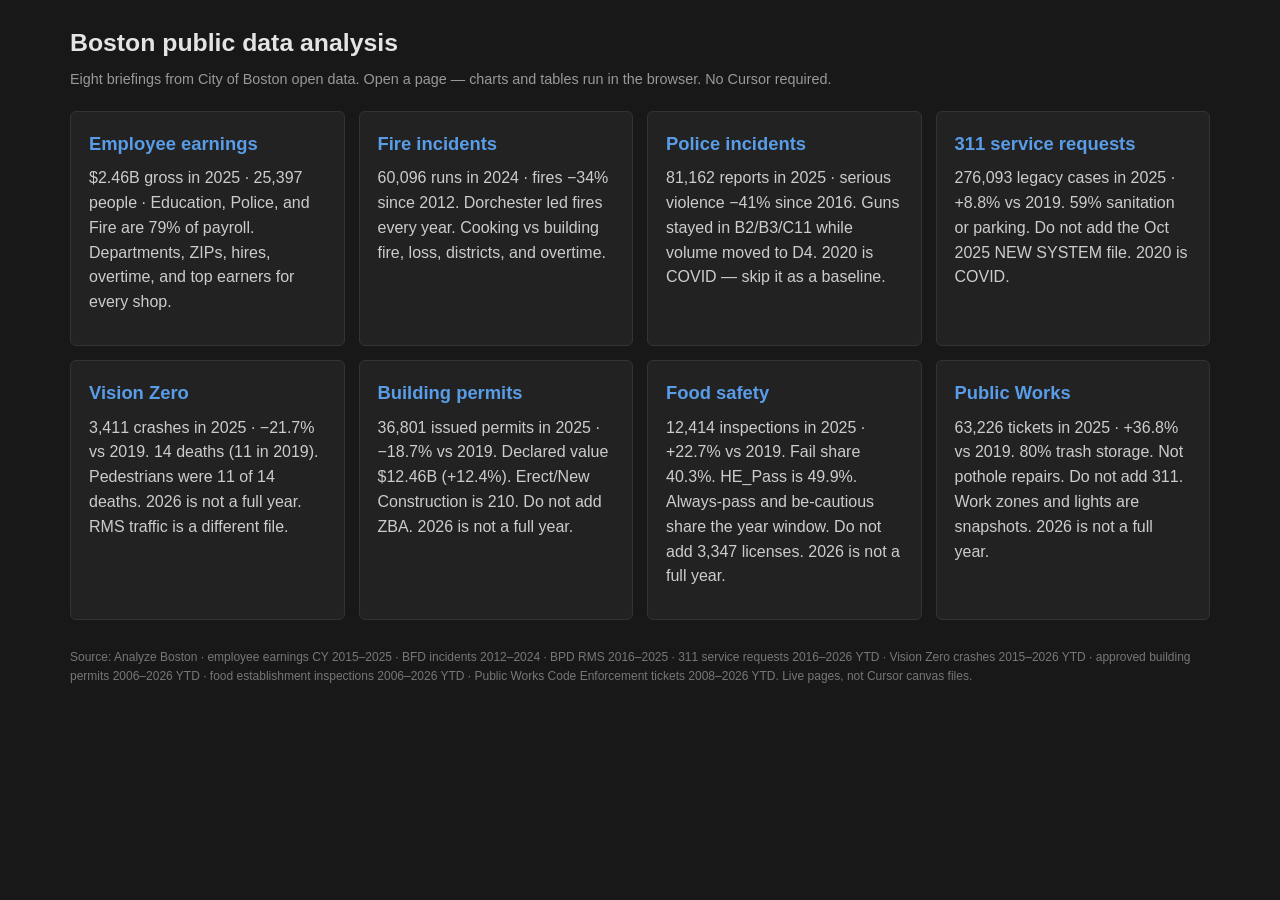
<file: docs/index.html>
<!DOCTYPE html>
<html lang="en">
<head>
<meta charset="UTF-8">
<meta name="viewport" content="width=device-width, initial-scale=1.0">
<title>Boston public data analysis</title>
<link rel="stylesheet" href="assets/style.css">
</head>
<body>
<div class="wrap">
  <h1>Boston public data analysis</h1>
  <p class="subtitle">
    Eight briefings from City of Boston open data. Open a page — charts and
    tables run in the browser. No Cursor required.
  </p>
  <div class="home-cards">
    <a class="home-card" href="earnings/">
      <h2>Employee earnings</h2>
      <p>$2.46B gross in 2025 · 25,397 people · Education, Police, and Fire are 79% of payroll. Departments, ZIPs, hires, overtime, and top earners for every shop.</p>
    </a>
    <a class="home-card" href="fire/">
      <h2>Fire incidents</h2>
      <p>60,096 runs in 2024 · fires −34% since 2012. Dorchester led fires every year. Cooking vs building fire, loss, districts, and overtime.</p>
    </a>
    <a class="home-card" href="crime/">
      <h2>Police incidents</h2>
      <p>81,162 reports in 2025 · serious violence −41% since 2016. Guns stayed in B2/B3/C11 while volume moved to D4. 2020 is COVID — skip it as a baseline.</p>
    </a>
    <a class="home-card" href="311/">
      <h2>311 service requests</h2>
      <p>276,093 legacy cases in 2025 · +8.8% vs 2019. 59% sanitation or parking. Do not add the Oct 2025 NEW SYSTEM file. 2020 is COVID.</p>
    </a>
    <a class="home-card" href="vision-zero/">
      <h2>Vision Zero</h2>
      <p>3,411 crashes in 2025 · −21.7% vs 2019. 14 deaths (11 in 2019). Pedestrians were 11 of 14 deaths. 2026 is not a full year. RMS traffic is a different file.</p>
    </a>
    <a class="home-card" href="building-permits/">
      <h2>Building permits</h2>
      <p>36,801 issued permits in 2025 · −18.7% vs 2019. Declared value $12.46B (+12.4%). Erect/New Construction is 210. Do not add ZBA. 2026 is not a full year.</p>
    </a>
    <a class="home-card" href="food-safety/">
      <h2>Food safety</h2>
      <p>12,414 inspections in 2025 · +22.7% vs 2019. Fail share 40.3%. HE_Pass is 49.9%. Always-pass and be-cautious share the year window. Do not add 3,347 licenses. 2026 is not a full year.</p>
    </a>
    <a class="home-card" href="public-works/">
      <h2>Public Works</h2>
      <p>63,226 tickets in 2025 · +36.8% vs 2019. 80% trash storage. Not pothole repairs. Do not add 311. Work zones and lights are snapshots. 2026 is not a full year.</p>
    </a>
  </div>
  <p class="caption" style="margin-top:28px">
    Source: Analyze Boston · employee earnings CY 2015–2025 · BFD incidents 2012–2024 · BPD RMS 2016–2025 · 311 service requests 2016–2026 YTD · Vision Zero crashes 2015–2026 YTD · approved building permits 2006–2026 YTD · food establishment inspections 2006–2026 YTD · Public Works Code Enforcement tickets 2008–2026 YTD.
    Live pages, not Cursor canvas files.
  </p>
</div>
</body>
</html>
</file>
<file: docs/assets/style.css>
* { margin: 0; padding: 0; box-sizing: border-box; }
body {
  background: #181818;
  color: #e4e4e4;
  font-family: -apple-system, BlinkMacSystemFont, "Segoe UI", Roboto, Helvetica, Arial, sans-serif;
  line-height: 1.55;
  padding: 24px 16px 64px;
}
.wrap { max-width: 1140px; margin: 0 auto; }
.tab-blurb { font-size: 0.85rem; color: #888; margin: -12px 0 18px; }
a { color: #7bafe9; }
h1 { font-size: 1.55rem; font-weight: 700; margin-bottom: 6px; }
h2 { font-size: 1.15rem; margin: 28px 0 10px; }
h3 { font-size: 0.95rem; color: #ccc; margin: 16px 0 8px; }
.subtitle { font-size: 0.9rem; color: #999; margin-bottom: 20px; }
.nav {
  display: flex; gap: 8px; flex-wrap: wrap; margin-bottom: 22px;
}
.nav a, .tab-btn {
  background: #232323; color: #999; border: 1px solid #333;
  padding: 7px 14px; font-size: 0.82rem; border-radius: 4px; text-decoration: none;
  cursor: pointer;
}
.nav a:hover, .tab-btn:hover { color: #e4e4e4; border-color: #555; }
.nav a.active, .tab-btn.active {
  color: #599ce7; border-color: #599ce7; background: #1e2a38;
}
.tabs { display: flex; gap: 8px; margin-bottom: 22px; flex-wrap: wrap; }
.tab-panel { display: none; }
.tab-panel.active { display: block; }
.stats {
  display: grid; grid-template-columns: repeat(auto-fit, minmax(150px, 1fr));
  gap: 10px; margin-bottom: 22px;
}
.stat {
  background: #222; border: 1px solid #333; border-radius: 4px;
  padding: 14px 16px;
}
.stat-val { font-size: 1.3rem; font-weight: 700; color: #599ce7; }
.stat.warn .stat-val { color: #d08770; }
.stat.ok .stat-val { color: #3fa266; }
.stat-label { font-size: 0.75rem; color: #888; margin-top: 2px; }
.callout {
  border-radius: 4px; padding: 14px 16px; margin: 16px 0 22px;
  font-size: 0.9rem; color: #ccc;
}
.callout strong { display: block; margin-bottom: 4px; color: #e4e4e4; }
.callout.warn { background: #2a221c; border: 1px solid #d0877044; }
.callout.warn strong { color: #d08770; }
.callout.info { background: #1e2a38; border: 1px solid #599ce744; }
.callout.info strong { color: #599ce7; }
.callout.ok { background: #1a241c; border: 1px solid #3fa26644; }
.callout.ok strong { color: #3fa266; }
.chart-box {
  background: #1c1c1c; border: 1px solid #2a2a2a; border-radius: 4px;
  padding: 12px 12px 8px; margin-bottom: 16px; position: relative; height: 280px;
}
.chart-box.tall { height: 380px; }
.chart-box.short { height: 220px; }
.grid-2 {
  display: grid; grid-template-columns: 1fr 1fr; gap: 16px;
}
.grid-3 {
  display: grid; grid-template-columns: repeat(3, 1fr); gap: 16px;
}
@media (max-width: 800px) {
  .grid-2, .grid-3 { grid-template-columns: 1fr; }
}
td { vertical-align: top; }
table { width: 100%; border-collapse: collapse; font-size: 0.84rem; margin: 8px 0 18px; }
th, td { padding: 7px 8px; border-bottom: 1px solid #2a2a2a; text-align: left; }
th {
  color: #888; font-weight: 600; font-size: 0.75rem; text-transform: uppercase;
  letter-spacing: 0.3px; cursor: pointer; user-select: none; white-space: nowrap;
}
th:hover { color: #e4e4e4; }
th.sort-asc, th.sort-desc { color: #599ce7; }
th.sort-asc::after { content: " ▲"; font-size: 0.65em; }
th.sort-desc::after { content: " ▼"; font-size: 0.65em; }
td.num, th.num { text-align: right; font-variant-numeric: tabular-nums; }
.sort-hint { font-size: 0.75rem; color: #777; margin: -12px 0 18px; }
tr:hover td { background: #202020; }
input, select {
  background: #222; color: #e4e4e4; border: 1px solid #333;
  padding: 8px 10px; border-radius: 4px; font-size: 0.85rem; width: 100%;
  margin: 0 0 12px;
}
.caption { font-size: 0.75rem; color: #777; margin: -10px 0 18px; }
.bar {
  display: flex; height: 14px; border-radius: 3px; overflow: hidden;
  background: #2a2a2a; margin: 8px 0 6px;
}
.bar span { height: 100%; }
.legend { font-size: 0.78rem; color: #999; margin-bottom: 20px; }
.home-cards {
  display: grid; grid-template-columns: repeat(auto-fit, minmax(260px, 1fr));
  gap: 14px; margin-top: 20px;
}
.home-card {
  display: block; background: #222; border: 1px solid #333; border-radius: 6px;
  padding: 18px; text-decoration: none; color: inherit;
}
.home-card:hover { border-color: #599ce7; }
.home-card h2 { margin: 0 0 8px; color: #599ce7; }
p { margin-bottom: 12px; color: #ccc; }
</file>
